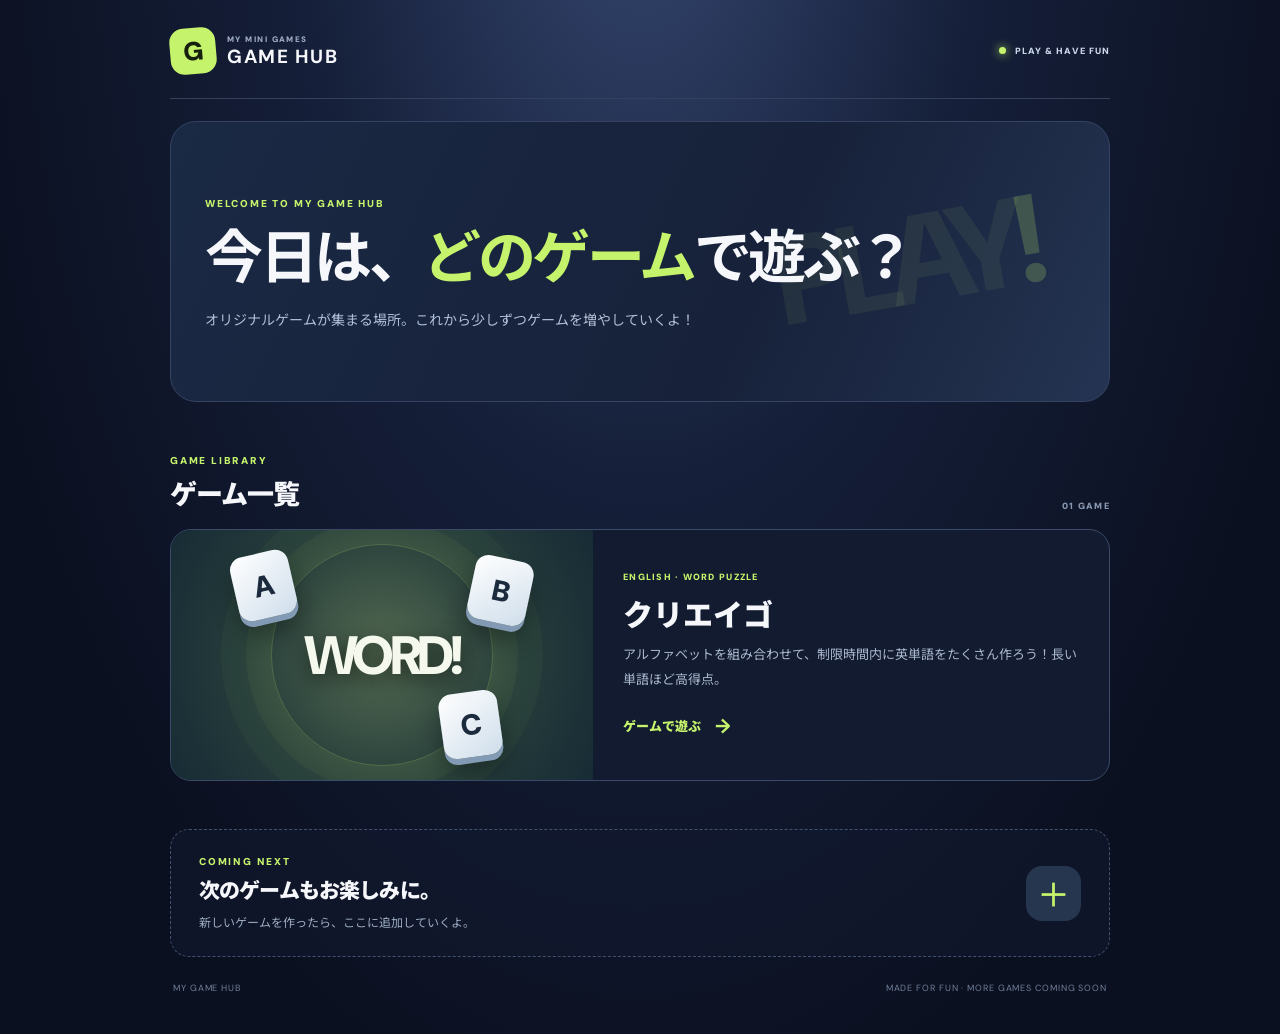
<file: index.html>
<!doctype html>
<html lang="ja">
<head>
  <meta charset="utf-8">
  <meta name="viewport" content="width=device-width, initial-scale=1, viewport-fit=cover">
  <meta name="theme-color" content="#101426">
  <meta name="description" content="いろいろなミニゲームで遊ぼう。ゲームを追加していくゲームポータル。">
  <title>GAME HUB | あそびば</title>
  <link rel="preconnect" href="https://fonts.googleapis.com">
  <link rel="preconnect" href="https://fonts.gstatic.com" crossorigin>
  <link href="https://fonts.googleapis.com/css2?family=DM+Sans:wght@400;500;600;700;800;900&family=Noto+Sans+JP:wght@400;500;700;900&display=swap" rel="stylesheet">
  <link rel="stylesheet" href="style.css?v=20261104-game-hub">
</head>
<body class="hub-page">
  <main class="hub-shell">
    <header class="hub-header">
      <a class="hub-logo" href="index.html"><span class="hub-logo-mark">G</span><span><small>MY MINI GAMES</small><strong>GAME HUB</strong></span></a>
      <span class="hub-header-tag"><span class="live-dot"></span> PLAY &amp; HAVE FUN</span>
    </header>

    <section class="hub-hero">
      <p class="eyebrow">WELCOME TO MY GAME HUB</p>
      <h1>今日は、<span>どのゲーム</span>で遊ぶ？</h1>
      <p>オリジナルゲームが集まる場所。これから少しずつゲームを増やしていくよ！</p>
      <div class="hub-hero-decoration" aria-hidden="true"><span>PLAY</span><b>!</b></div>
    </section>

    <section class="hub-library">
      <div class="hub-section-heading"><div><p class="eyebrow">GAME LIBRARY</p><h2>ゲーム一覧</h2></div><span>01 GAME</span></div>
      <a class="hub-game-card" href="creigeo.html">
        <div class="hub-game-art creigeo-art" aria-hidden="true">
          <span class="hub-letter l1">A</span><span class="hub-letter l2">B</span><span class="hub-letter l3">C</span>
          <strong>WORD!</strong>
        </div>
        <div class="hub-game-info">
          <span class="hub-game-category">ENGLISH · WORD PUZZLE</span>
          <h3>クリエイゴ</h3>
          <p>アルファベットを組み合わせて、制限時間内に英単語をたくさん作ろう！長い単語ほど高得点。</p>
          <span class="hub-play-link">ゲームで遊ぶ <b>→</b></span>
        </div>
      </a>
    </section>

    <section class="hub-coming">
      <div><p class="eyebrow">COMING NEXT</p><h2>次のゲームもお楽しみに。</h2><p>新しいゲームを作ったら、ここに追加していくよ。</p></div>
      <div class="hub-coming-mark" aria-hidden="true">＋</div>
    </section>

    <footer class="hub-footer"><span>MY GAME HUB</span><span>MADE FOR FUN · MORE GAMES COMING SOON</span></footer>
  </main>
</body>
</html>
</file>
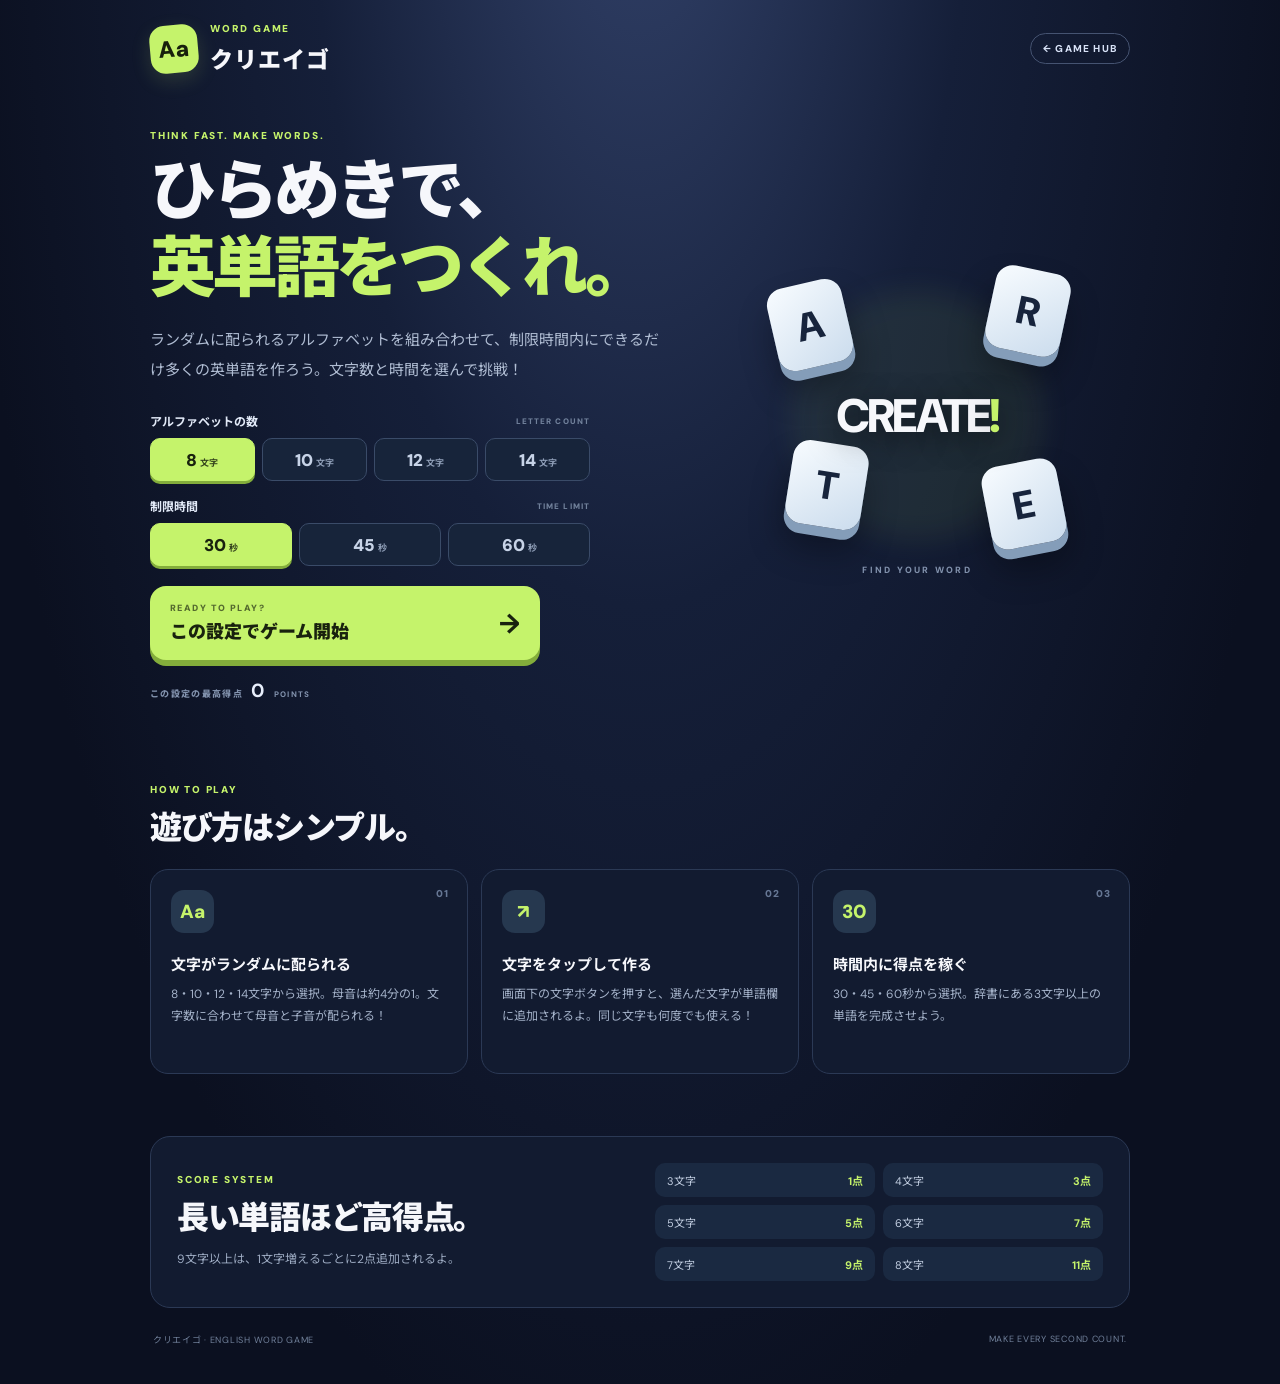
<file: creigeo.html>
<!doctype html>
<html lang="ja">
<head>
  <meta charset="utf-8">
  <meta name="viewport" content="width=device-width, initial-scale=1, viewport-fit=cover">
  <meta name="theme-color" content="#101426">
  <meta name="description" content="クリエイゴのゲーム紹介とプレイ設定。">
  <title>クリエイゴ | ゲーム</title>
  <link rel="preconnect" href="https://fonts.googleapis.com">
  <link rel="preconnect" href="https://fonts.gstatic.com" crossorigin>
  <link href="https://fonts.googleapis.com/css2?family=DM+Sans:wght@400;500;600;700;800;900&family=Noto+Sans+JP:wght@400;500;700;900&display=swap" rel="stylesheet">
  <link rel="stylesheet" href="style.css?v=20261104-game-hub">
  <script src="home.js?v=20261104-game-hub" defer></script>
</head>
<body class="home-page">
  <main class="home-shell">
    <header class="top home-top">
      <div class="brand-mark" aria-hidden="true">Aa</div>
      <div class="brand-copy">
        <p class="eyebrow">WORD GAME</p>
        <h1>クリエイゴ</h1>
      </div>
      <a class="top-badge" href="index.html">← GAME HUB</a>
    </header>

    <section class="home-hero">
      <div class="hero-copy">
        <p class="eyebrow">THINK FAST. MAKE WORDS.</p>
        <h2>ひらめきで、<br><span>英単語をつくれ。</span></h2>
        <p class="home-lead">ランダムに配られるアルファベットを組み合わせて、制限時間内にできるだけ多くの英単語を作ろう。文字数と時間を選んで挑戦！</p>
        <section class="mode-selectors" aria-label="ゲーム設定">
          <div class="mode-group">
            <div class="mode-heading"><strong>アルファベットの数</strong><span>LETTER COUNT</span></div>
            <div class="choice-row" id="letter-options">
              <button class="mode-option is-selected" type="button" data-letters="8" aria-pressed="true">8<span>文字</span></button>
              <button class="mode-option" type="button" data-letters="10" aria-pressed="false">10<span>文字</span></button>
              <button class="mode-option" type="button" data-letters="12" aria-pressed="false">12<span>文字</span></button>
              <button class="mode-option" type="button" data-letters="14" aria-pressed="false">14<span>文字</span></button>
            </div>
          </div>
          <div class="mode-group">
            <div class="mode-heading"><strong>制限時間</strong><span>TIME LIMIT</span></div>
            <div class="choice-row" id="time-options">
              <button class="mode-option is-selected" type="button" data-time="30" aria-pressed="true">30<span>秒</span></button>
              <button class="mode-option" type="button" data-time="45" aria-pressed="false">45<span>秒</span></button>
              <button class="mode-option" type="button" data-time="60" aria-pressed="false">60<span>秒</span></button>
            </div>
          </div>
        </section>
        <a id="home-start-link" class="home-start-btn" href="game.html?letters=8&amp;time=30">
          <span><small>READY TO PLAY?</small><strong>この設定でゲーム開始</strong></span>
          <span class="home-start-arrow" aria-hidden="true">→</span>
        </a>
        <div class="home-best">この設定の最高得点 <strong id="home-best-score">0</strong><span>POINTS</span></div>
      </div>
      <div class="hero-art" aria-hidden="true">
        <div class="art-glow"></div>
        <div class="art-tile tile-a">A</div>
        <div class="art-tile tile-r">R</div>
        <div class="art-tile tile-t">T</div>
        <div class="art-tile tile-e">E</div>
        <div class="art-word">CREATE<span>!</span></div>
        <div class="art-caption">FIND YOUR WORD</div>
      </div>
    </section>

    <section class="home-info">
      <div class="section-heading">
        <p class="eyebrow">HOW TO PLAY</p>
        <h2>遊び方はシンプル。</h2>
      </div>
      <div class="steps-grid">
        <article class="info-card">
          <span class="step-number">01</span>
          <div class="info-icon">Aa</div>
          <h3>文字がランダムに配られる</h3>
          <p>8・10・12・14文字から選択。母音は約4分の1。文字数に合わせて母音と子音が配られる！</p>
        </article>
        <article class="info-card">
          <span class="step-number">02</span>
          <div class="info-icon">↗</div>
          <h3>文字をタップして作る</h3>
          <p>画面下の文字ボタンを押すと、選んだ文字が単語欄に追加されるよ。同じ文字も何度でも使える！</p>
        </article>
        <article class="info-card">
          <span class="step-number">03</span>
          <div class="info-icon">30</div>
          <h3>時間内に得点を稼ぐ</h3>
          <p>30・45・60秒から選択。辞書にある3文字以上の単語を完成させよう。</p>
        </article>
      </div>
    </section>

    <section class="home-scoring">
      <div>
        <p class="eyebrow">SCORE SYSTEM</p>
        <h2>長い単語ほど高得点。</h2>
        <p>9文字以上は、1文字増えるごとに2点追加されるよ。</p>
      </div>
      <div class="home-score-grid">
        <span>3文字 <b>1点</b></span>
        <span>4文字 <b>3点</b></span>
        <span>5文字 <b>5点</b></span>
        <span>6文字 <b>7点</b></span>
        <span>7文字 <b>9点</b></span>
        <span>8文字 <b>11点</b></span>
      </div>
    </section>

    <footer class="home-footer">
      <span>クリエイゴ · ENGLISH WORD GAME</span>
      <span>MAKE EVERY SECOND COUNT.</span>
    </footer>
  </main>
</body>
</html>
</file>
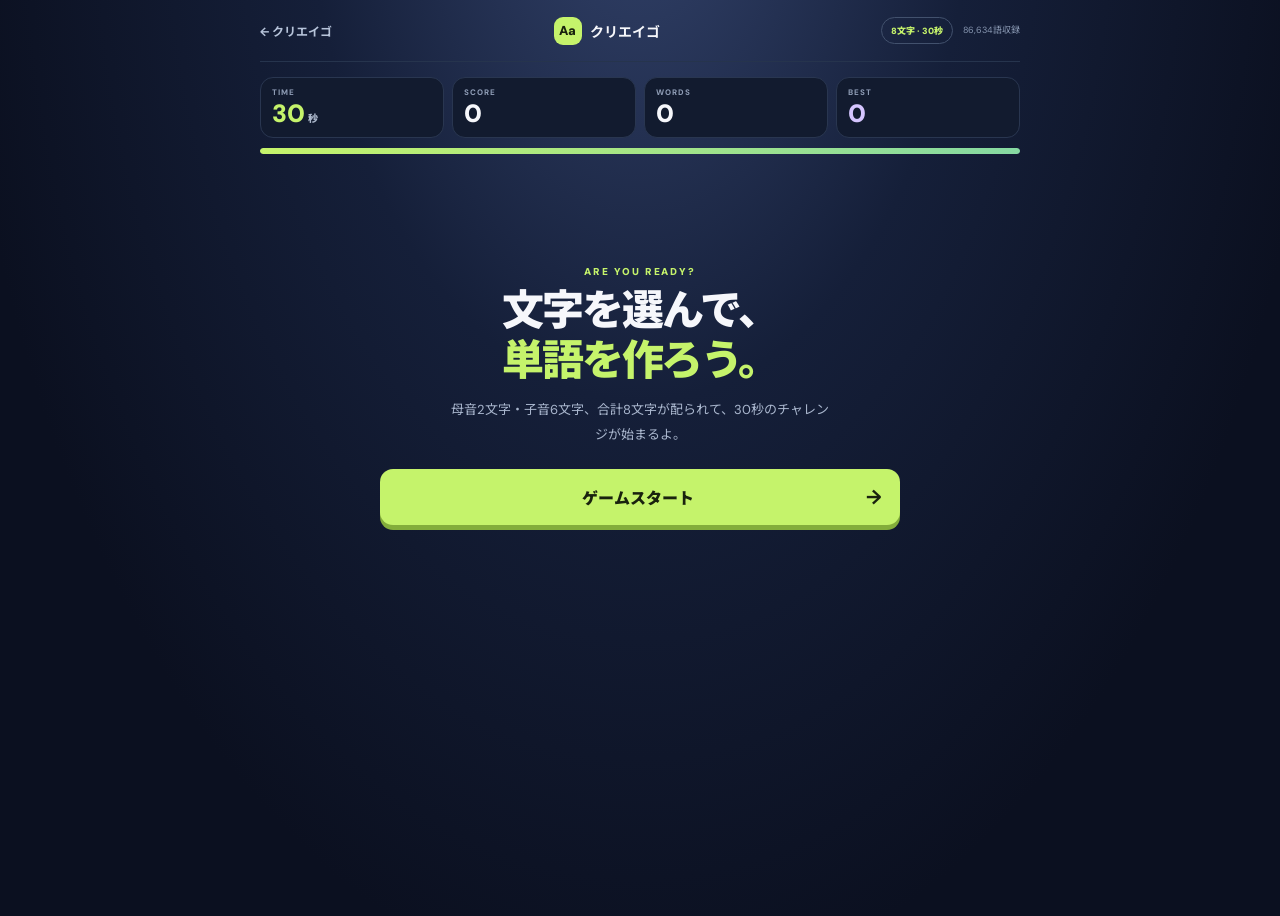
<file: game.html>
<!doctype html>
<html lang="ja">
<head>
  <meta charset="utf-8">
  <meta name="viewport" content="width=device-width, initial-scale=1, viewport-fit=cover">
  <meta name="theme-color" content="#101426">
  <title>プレイ | クリエイゴ</title>
  <link rel="preconnect" href="https://fonts.googleapis.com">
  <link rel="preconnect" href="https://fonts.gstatic.com" crossorigin>
  <link href="https://fonts.googleapis.com/css2?family=DM+Sans:wght@400;500;600;700;800;900&family=Noto+Sans+JP:wght@400;500;700;900&display=swap" rel="stylesheet">
  <link rel="stylesheet" href="style.css?v=20261104-game-hub">
  <script src="game.js?v=20261104-game-hub" defer></script>
</head>
<body class="game-page">
  <main class="game-shell">
    <header class="game-top">
      <a class="back-home" href="creigeo.html" aria-label="クリエイゴに戻る">← <span>クリエイゴ</span></a>
      <div class="game-brand"><span class="mini-mark">Aa</span><strong>クリエイゴ</strong></div>
      <div class="game-top-right"><div id="mode-label" class="mode-label">8文字 · 30秒</div><div id="dictionary-status" class="dictionary-status">辞書を読み込み中…</div></div>
    </header>

    <section class="game-stats" aria-label="ゲーム状況">
      <div class="game-stat time-stat">
        <span>TIME</span>
        <strong><b id="time-value">30</b><small>秒</small></strong>
      </div>
      <div class="game-stat">
        <span>SCORE</span>
        <strong id="score">0</strong>
      </div>
      <div class="game-stat">
        <span>WORDS</span>
        <strong id="word-count">0</strong>
      </div>
      <div class="game-stat best-stat">
        <span>BEST</span>
        <strong id="best-score">0</strong>
      </div>
    </section>
    <div class="timer-track" role="progressbar" aria-label="残り時間" aria-valuemin="0" aria-valuemax="30" aria-valuenow="30">
      <div id="timer-bar" class="timer-fill"></div>
    </div>

    <section class="game-center">
      <div id="ready-panel" class="ready-panel">
        <p class="eyebrow">ARE YOU READY?</p>
        <h1>文字を選んで、<br><span>単語を作ろう。</span></h1>
        <p id="mode-description">8文字が配られて、30秒のチャレンジが始まるよ。</p>
        <button id="start-btn" class="main-action" type="button" disabled>
          <span id="start-label">辞書を読み込み中…</span><b aria-hidden="true">→</b>
        </button>
      </div>

      <div id="play-area" class="play-area" hidden>
        <p class="eyebrow">YOUR WORD</p>
        <div id="word-display" class="word-display" aria-label="作成中の単語">
          <span class="word-placeholder">下の文字をタップ！</span>
        </div>
        <div class="word-tools">
          <button id="backspace-btn" class="tool-btn" type="button" disabled>⌫ 1文字戻す</button>
          <button id="clear-btn" class="tool-btn" type="button" disabled>全部消す</button>
        </div>
        <p id="feedback" class="game-feedback" aria-live="polite">下の文字をタップして単語を作ろう。</p>
        <div class="accepted-area">
          <div class="accepted-heading"><strong>今回の単語</strong><span id="accepted-total">0 WORDS</span></div>
          <div id="accepted-words" class="accepted-words">
            <span class="empty-words">正解した単語がここに並ぶよ。</span>
          </div>
        </div>
      </div>

      <section id="result-panel" class="result-panel" hidden>
        <p class="eyebrow">TIME'S UP</p>
        <h1>ゲーム終了！</h1>
        <p class="result-score"><span id="final-score">0</span><small>点</small></p>
        <p id="final-summary" class="final-summary"></p>
        <div id="new-record" class="new-record" hidden>NEW BEST SCORE!</div>
        <section class="possible-words-section">
          <h2>今回の文字</h2>
          <p id="final-letters" class="final-letters"></p>
          <h2>この文字で作れる単語の例</h2>
          <p class="possible-words-note">長い単語から最大15個表示。作成済みの単語には印がつくよ。</p>
          <div id="possible-words" class="possible-words"></div>
        </section>
        <h2>今回の単語</h2>
        <div id="final-words" class="final-words"></div>
        <button id="again-btn" class="main-action" type="button">
          <span>もう一度プレイ</span><b aria-hidden="true">↻</b>
        </button>
        <a class="result-home-link" href="creigeo.html">クリエイゴに戻る</a>
      </section>
    </section>

    <section id="keyboard-dock" class="keyboard-dock" aria-label="アルファベット入力パネル" hidden>
      <div class="keyboard-caption">
        <span id="keyboard-count-label">8 LETTERS</span>
        <span>タップして文字を追加 <b>· 何度でもOK</b></span>
      </div>
      <div id="letter-keyboard" class="letter-keyboard">
        <button class="letter-key" type="button" disabled aria-label="文字 1">?</button>
        <button class="letter-key" type="button" disabled aria-label="文字 2">?</button>
        <button class="letter-key" type="button" disabled aria-label="文字 3">?</button>
        <button class="letter-key" type="button" disabled aria-label="文字 4">?</button>
        <button class="letter-key" type="button" disabled aria-label="文字 5">?</button>
        <button class="letter-key" type="button" disabled aria-label="文字 6">?</button>
        <button class="letter-key" type="button" disabled aria-label="文字 7">?</button>
        <button class="letter-key" type="button" disabled aria-label="文字 8">?</button>
      </div>
      <button id="submit-btn" class="submit-word-btn" type="button" disabled>この単語で決定 <span>✓</span></button>
    </section>

    <footer class="game-footer"><span>クリエイゴ</span><span>30 SECOND WORD CHALLENGE</span></footer>
  </main>
</body>
</html>
</file>
<file: style.css>
:root{
  color-scheme:dark;
  font-family:"DM Sans","Noto Sans JP",sans-serif;
  color:#f6f7fb;
  background:#0b1020;
  font-synthesis:none;
  --lime:#c5f36b;
  --muted:#a3aec4;
  --line:#293650;
  --panel:#121b30;
}
*{box-sizing:border-box}
html{min-height:100%;background:#0b1020}
body{margin:0;min-height:100vh;background:radial-gradient(ellipse at 50% -18%,#34446d 0%,#151f39 37%,#0b1020 76%);padding:22px 14px 38px}
button,input{font:inherit}
button{cursor:pointer}
a{color:inherit;text-decoration:none}
[hidden]{display:none!important}
.eyebrow{font-size:10px;letter-spacing:.18em;font-weight:900;color:var(--lime);margin:0 0 6px}
.top{display:flex;align-items:center;gap:12px}
.brand-mark{width:48px;height:48px;flex:0 0 48px;border-radius:15px;display:grid;place-items:center;background:var(--lime);color:#17200c;font-weight:900;font-size:23px;transform:rotate(-5deg);box-shadow:0 7px 20px #c5f36b25}
.brand-copy h1{margin:0;font-size:23px;font-weight:900;letter-spacing:.04em}
.top-badge{margin-left:auto;padding:8px 12px;border:1px solid #455371;border-radius:99px;color:#d8e2f7;font-size:10px;font-weight:800;letter-spacing:.12em;white-space:nowrap}
.live-dot{display:inline-block;width:7px;height:7px;border-radius:50%;background:var(--lime);margin-right:6px;box-shadow:0 0 10px #c5f36b}
.home-shell{width:min(980px,100%);margin:0 auto}
.home-top{margin:0 0 54px}
.home-hero{display:grid;grid-template-columns:1.1fr .9fr;align-items:center;gap:34px;min-height:370px;margin-bottom:80px}
.hero-copy h2{font-size:clamp(40px,6vw,66px);line-height:1.16;letter-spacing:-.06em;margin:12px 0 18px;font-weight:900}
.hero-copy h2 span{color:var(--lime)}
.home-lead{max-width:510px;color:#b0bdd3;font-size:15px;line-height:2;margin:0 0 27px}
.home-start-btn{display:flex;align-items:center;justify-content:space-between;gap:18px;max-width:390px;padding:16px 20px;border-radius:16px;background:var(--lime);color:#19220e;box-shadow:0 6px 0 #83ad3b;transition:transform .15s,filter .15s}
.home-start-btn:hover{transform:translateY(-2px);filter:brightness(1.05)}
.home-start-btn small{display:block;font-size:9px;letter-spacing:.16em;font-weight:900;opacity:.65;margin-bottom:3px}
.home-start-btn strong{font-size:18px;font-weight:900}
.home-start-arrow{font-size:27px;font-weight:800}
.home-best{display:flex;align-items:baseline;gap:8px;margin-top:18px;color:#8292ad;font-size:9px;font-weight:800;letter-spacing:.15em}
.home-best strong{font-size:19px;color:#e8effc;font-variant-numeric:tabular-nums}
.home-best span{font-size:8px}
.hero-art{height:320px;position:relative;display:flex;align-items:center;justify-content:center}
.art-glow{position:absolute;width:250px;height:250px;border-radius:50%;background:#c5f36b12;filter:blur(14px)}
.art-tile{position:absolute;width:76px;height:84px;display:grid;place-items:center;border-radius:17px;background:linear-gradient(145deg,#f8fcff,#cbdced);color:#17243c;font-size:39px;font-weight:900;box-shadow:0 10px 0 #849db9,0 22px 35px #0005}
.tile-a{top:27px;left:16%;transform:rotate(-13deg)}
.tile-r{top:13px;right:15%;transform:rotate(12deg)}
.tile-t{bottom:49px;left:20%;transform:rotate(9deg)}
.tile-e{bottom:30px;right:16%;transform:rotate(-11deg)}
.art-word{z-index:1;font-size:clamp(30px,4.5vw,47px);font-weight:900;letter-spacing:-.06em;text-shadow:0 7px 30px #0008}
.art-word span{color:var(--lime)}
.art-caption{position:absolute;bottom:0;font-size:9px;letter-spacing:.25em;color:#8292ad;font-weight:800}
.home-info{margin-bottom:62px}
.section-heading{margin-bottom:20px}
.section-heading h2,.home-scoring h2{font-size:clamp(24px,4vw,32px);margin:0;font-weight:900;letter-spacing:-.04em}
.steps-grid{display:grid;grid-template-columns:repeat(3,1fr);gap:13px}
.info-card{position:relative;min-height:205px;padding:20px;border:1px solid #2b3955;border-radius:18px;background:#121b30}
.step-number{position:absolute;top:17px;right:18px;color:#667794;font-size:10px;font-weight:900;letter-spacing:.1em}
.info-icon{width:43px;height:43px;border-radius:13px;display:grid;place-items:center;background:#26384f;color:var(--lime);font-size:19px;font-weight:900;margin-bottom:20px}
.info-card h3{font-size:15px;margin:0 0 8px}
.info-card p{font-size:12px;line-height:1.85;color:#a4b2c9;margin:0}
.home-scoring{display:grid;grid-template-columns:1fr 1fr;gap:30px;align-items:center;padding:26px;border:1px solid #2b3955;border-radius:20px;background:#121b30}
.home-scoring p:not(.eyebrow){font-size:12px;color:#9dabc2;line-height:1.8;margin:10px 0 0}
.home-score-grid{display:grid;grid-template-columns:repeat(2,1fr);gap:8px}
.home-score-grid span{display:flex;justify-content:space-between;gap:8px;padding:9px 12px;background:#1a2941;border-radius:10px;color:#c2cee1;font-size:11px}
.home-score-grid b{color:var(--lime);white-space:nowrap}
.home-footer{display:flex;justify-content:space-between;gap:12px;color:#71809a;font-size:9px;letter-spacing:.08em;padding:25px 3px 0}

/* Dedicated play screen */
.game-page{min-height:100svh;padding:0 14px 16px;overflow-x:hidden}
.game-shell{width:min(760px,100%);min-height:100svh;margin:0 auto;display:flex;flex-direction:column;padding-bottom:270px}
.game-top{height:62px;display:flex;align-items:center;justify-content:space-between;gap:12px;border-bottom:1px solid #26344d}
.game-top-right{display:flex;align-items:center;gap:10px;min-width:0}.mode-label{padding:6px 9px;border:1px solid #42516d;border-radius:99px;color:var(--lime);font-size:9px;font-weight:900;white-space:nowrap}
.back-home{font-size:12px;color:#b6c3d9;font-weight:700;white-space:nowrap}
.back-home:hover,.result-home-link:hover{color:var(--lime)}
.game-brand{display:flex;align-items:center;gap:8px;font-size:14px;white-space:nowrap}
.mini-mark{width:28px;height:28px;border-radius:9px;display:grid;place-items:center;background:var(--lime);color:#19220e;font-size:13px;font-weight:900}
.dictionary-status{max-width:125px;text-align:right;color:#8796b0;font-size:9px;line-height:1.4}
.game-stats{display:grid;grid-template-columns:repeat(4,minmax(0,1fr));gap:8px;margin:15px 0 10px}
.game-stat{min-width:0;border:1px solid #293650;background:#121b2f;border-radius:13px;padding:9px 11px}
.game-stat>span{display:block;color:#8f9db6;font-size:8px;font-weight:800;letter-spacing:.13em;margin-bottom:3px}
.game-stat strong{display:block;font-size:clamp(20px,4vw,25px);line-height:1.1;font-weight:900;font-variant-numeric:tabular-nums}
.game-stat strong b{font:inherit}
.game-stat strong small{font-size:10px;color:#aab6ca;margin-left:3px}
.time-stat strong{color:var(--lime)}
.best-stat strong{color:#d5c5ff}
.timer-track{height:6px;border-radius:99px;background:#27344d;overflow:hidden}
.timer-fill{height:100%;width:100%;border-radius:inherit;background:linear-gradient(90deg,#c5f36b,#86d9a2);transition:width .1s linear}
.game-center{width:100%;flex:1;display:flex;flex-direction:column;justify-content:center;min-height:390px;padding:24px 0 18px}
.ready-panel,.result-panel{text-align:center;width:min(520px,100%);margin:0 auto}
.ready-panel h1,.result-panel h1{font-size:clamp(29px,6vw,42px);line-height:1.2;letter-spacing:-.05em;margin:8px 0 12px;font-weight:900}
.ready-panel h1 span{color:var(--lime)}
.ready-panel>p:not(.eyebrow){max-width:390px;color:#aab7ce;font-size:13px;line-height:1.9;margin:0 auto 21px}
.main-action{width:100%;display:flex;align-items:center;justify-content:space-between;gap:14px;border:0;border-radius:13px;background:var(--lime);color:#19220e;font-weight:900;padding:15px 18px;box-shadow:0 5px 0 #83ad3b;transition:transform .14s,filter .14s}
.main-action:hover:not(:disabled){filter:brightness(1.05);transform:translateY(-1px)}
.main-action:disabled{opacity:.5;cursor:not-allowed;box-shadow:none}
.main-action span{flex:1;text-align:center;padding-left:25px}
.main-action b{font-size:20px}
.play-area{width:100%;text-align:center}
.play-area>.eyebrow{margin-bottom:13px}
.word-display{
  min-height:86px;display:flex;align-items:center;justify-content:center;flex-wrap:wrap;gap:5px;
  width:100%;padding:14px 10px;border:1px solid #405170;border-radius:17px;
  background:linear-gradient(180deg,#17243b,#101a2e);box-shadow:inset 0 1px 0 #ffffff08;
  font-size:clamp(28px,7vw,44px);font-weight:900;letter-spacing:.035em;color:#f6f9ff;
  overflow-wrap:anywhere;
}
.word-placeholder{font-size:13px;color:#71819e;font-weight:600;letter-spacing:0}
.word-letter{display:inline-block;min-width:.55em;animation:letter-in .12s ease-out}
@keyframes letter-in{from{opacity:0;transform:translateY(5px) scale(.9)}to{opacity:1;transform:translateY(0) scale(1)}}
.word-tools{display:flex;justify-content:flex-end;gap:8px;margin-top:9px}
.tool-btn{border:1px solid #3a4a67;border-radius:9px;background:#1a2941;color:#c5d1e4;padding:8px 11px;font-size:10px;font-weight:700}
.tool-btn:disabled{opacity:.35;cursor:not-allowed}
.game-feedback{min-height:20px;margin:10px 0 0;color:#aab7ce;font-size:12px}
.game-feedback.good{color:var(--lime)}.game-feedback.bad{color:#ffabb7}
.accepted-area{margin-top:20px;padding-top:14px;border-top:1px solid #293650}
.accepted-heading{display:flex;justify-content:space-between;align-items:center;gap:10px;text-align:left}
.accepted-heading strong{font-size:12px}
.accepted-heading span{font-size:9px;color:#8292ad;letter-spacing:.08em}
.accepted-words{display:flex;flex-wrap:wrap;gap:6px;margin-top:10px;max-height:90px;overflow:auto}
.empty-words{font-size:10px;color:#72819b}
.word-chip{border:1px solid #3b4c69;background:#1a2941;border-radius:99px;padding:5px 9px;font-size:10px;color:#e5edf9}
.word-chip b{color:var(--lime);font-weight:700;margin-left:4px}
.keyboard-dock{
  position:fixed;z-index:10;left:50%;bottom:0;transform:translateX(-50%);
  width:min(760px,100%);padding:12px 14px calc(12px + env(safe-area-inset-bottom));
  border:1px solid #33425e;border-bottom:0;border-radius:20px 20px 0 0;
  background:rgba(14,22,39,.97);box-shadow:0 -12px 40px #0005;backdrop-filter:blur(16px);
}
.keyboard-caption{display:flex;align-items:center;justify-content:space-between;gap:10px;margin:0 2px 10px}
.keyboard-caption span:first-child{font-size:9px;font-weight:900;letter-spacing:.16em;color:var(--lime)}
.keyboard-caption span:last-child{font-size:9px;color:#a1aec4;text-align:right}
.keyboard-caption b{font-weight:700;color:#d6e1f3}
.letter-keyboard{width:min(100%,560px);margin:0 auto;display:grid;grid-template-columns:repeat(var(--keyboard-columns,8),minmax(0,1fr));gap:7px}
.letter-key{
  min-width:0;height:54px;border:1px solid #bdcde0;border-radius:11px;
  background:linear-gradient(155deg,#f5fbff,#d7e8f5);color:#17243a;
  font-size:clamp(19px,5vw,26px);font-weight:900;
  box-shadow:0 4px 0 #8ea7c2;transition:transform .1s,filter .1s,opacity .1s;
  touch-action:manipulation;-webkit-tap-highlight-color:transparent;
}
.letter-key:active:not(:disabled){transform:translateY(3px);box-shadow:0 1px 0 #8ea7c2;filter:brightness(.95)}
.letter-key:disabled{opacity:.35;cursor:not-allowed;box-shadow:none}
.submit-word-btn{
  width:100%;margin-top:10px;display:flex;align-items:center;justify-content:center;gap:12px;
  border:0;border-radius:11px;padding:12px;background:#a3e635;color:#18220c;font-weight:900;
  box-shadow:0 4px 0 #83ad3b;touch-action:manipulation;
}
.submit-word-btn span{font-size:17px}
.submit-word-btn:disabled{opacity:.4;cursor:not-allowed;box-shadow:none}
.result-panel{padding:10px 0}
.result-panel h1{margin-top:5px}
.result-score{font-size:clamp(54px,12vw,72px);font-weight:900;color:var(--lime);margin:7px 0 0;font-variant-numeric:tabular-nums}
.result-score small{font-size:15px;color:#c5d1e5;margin-left:5px}
.final-summary{font-size:12px;color:#aab7ce;margin:0 0 8px}
.new-record{display:inline-block;margin:8px 0;padding:7px 12px;border-radius:99px;background:#39305b;color:#e4d9ff;font-size:10px;font-weight:900;letter-spacing:.12em}
.result-panel h2{text-align:left;font-size:13px;margin:20px 0 0}
.final-words{display:flex;flex-wrap:wrap;gap:6px;margin:10px 0 20px}
.final-word{border:1px solid #3b4c69;background:#1a2941;border-radius:99px;padding:5px 9px;font-size:10px;color:#e5edf9}
.result-home-link{display:inline-block;margin-top:15px;color:#9eadc4;font-size:11px;font-weight:700}
.game-footer{position:absolute;left:-9999px}
@media(max-width:540px){
  .home-top{margin-bottom:34px}
  .home-hero{grid-template-columns:1fr;gap:2px;margin-bottom:54px}
  .hero-copy h2{font-size:clamp(39px,10vw,58px)}
  .home-lead{font-size:13px}
  .hero-art{height:210px;max-width:380px;width:100%;margin:0 auto}
  .art-tile{width:58px;height:64px;font-size:30px;border-radius:13px;box-shadow:0 7px 0 #849db9,0 15px 25px #0005}
  .art-glow{width:180px;height:180px}
  .art-word{font-size:36px}
  .tile-a{top:5px}.tile-r{top:2px}.tile-t{bottom:34px}.tile-e{bottom:20px}
  .steps-grid{grid-template-columns:1fr;gap:9px}
  .info-card{min-height:0;padding:15px 17px 16px}
  .info-icon{margin-bottom:11px}
  .home-scoring{grid-template-columns:1fr;gap:17px;padding:19px}
  .home-footer{font-size:8px}
}
@media(max-width:480px){
  .game-page{padding:0 10px 10px}
  .game-top{height:56px;gap:6px}.game-top-right{gap:5px}.mode-label{font-size:8px;padding:5px 6px}
  .back-home{font-size:11px}
  .game-brand{font-size:12px;gap:6px}
  .mini-mark{width:25px;height:25px}
  .dictionary-status{font-size:8px;max-width:100px}
  .game-stats{gap:6px;margin-top:12px}
  .game-stat{padding:8px 9px;border-radius:11px}
  .game-center{min-height:340px;padding:18px 0 15px}
  .word-display{min-height:78px;border-radius:14px}
  .keyboard-dock{padding:10px 10px calc(10px + env(safe-area-inset-bottom));border-radius:16px 16px 0 0}
  .keyboard-caption{margin-bottom:8px}
  .keyboard-caption span:last-child{font-size:8px}
  .letter-keyboard{gap:5px}
  .letter-key{height:48px;border-radius:9px;font-size:clamp(17px,5.5vw,23px);box-shadow:0 3px 0 #8ea7c2}
  .submit-word-btn{margin-top:8px;padding:11px}
  .game-shell{padding-bottom:260px}
}
@media(max-height:700px) and (max-width:600px){
  .game-center{min-height:300px;padding:12px 0}.game-shell{padding-bottom:235px}
  .accepted-area{margin-top:12px;padding-top:10px}
  .accepted-words{max-height:54px}
  .keyboard-dock{padding-top:8px}
  .letter-key{height:43px}
  .submit-word-btn{padding:9px}
}
@media(prefers-reduced-motion:reduce){
  *,*::before,*::after{animation-duration:.01ms!important;transition-duration:.01ms!important;scroll-behavior:auto!important}
}

/* Home screen game mode selector */
.mode-selectors{display:grid;gap:16px;margin:0 0 20px;max-width:440px}
.mode-group{min-width:0}
.mode-heading{display:flex;align-items:center;justify-content:space-between;gap:12px;margin-bottom:8px}
.mode-heading strong{font-size:12px;color:#e2eaf8}
.mode-heading span{font-size:8px;letter-spacing:.14em;font-weight:900;color:#71819b}
.choice-row{display:grid;gap:7px}
#letter-options{grid-template-columns:repeat(4,minmax(0,1fr))}
#time-options{grid-template-columns:repeat(3,minmax(0,1fr))}
.mode-option{
  min-height:43px;border:1px solid #3a4b68;border-radius:10px;background:#17243a;color:#c7d3e7;
  font-size:17px;font-weight:900;transition:background .13s,border-color .13s,transform .13s;
  touch-action:manipulation;
}
.mode-option span{font-size:9px;font-weight:700;margin-left:3px;color:#8e9db6}
.mode-option.is-selected{background:#c5f36b;border-color:#c5f36b;color:#19220e;box-shadow:0 3px 0 #83ad3b}
.mode-option.is-selected span{color:#35451d}
.mode-option:active{transform:translateY(1px)}
@media(max-width:540px){
  .mode-selectors{max-width:none;gap:13px}
  .mode-option{min-height:46px}
}

/* End-of-round word examples */
.possible-words-section{margin:18px 0 22px;padding:16px;border:1px solid #2e3c56;border-radius:16px;background:#121a2c}
.possible-words-section h2{margin:14px 0 8px;font-size:15px;color:#e8effb}
.possible-words-section h2:first-child{margin-top:0}
.final-letters{margin:0;padding:11px 12px;border-radius:10px;background:#202e45;color:var(--lime);font-size:15px;font-weight:900;letter-spacing:.12em;overflow-wrap:anywhere}
.possible-words-note{margin:0 0 10px;color:#91a0b9;font-size:11px;line-height:1.6}
.possible-words{display:flex;flex-wrap:wrap;gap:7px}
.possible-word{display:inline-flex;align-items:center;gap:8px;padding:8px 10px;border:1px solid #34435f;border-radius:9px;background:#1b2940;color:#edf3ff;font-weight:800;font-size:13px}
.possible-word b{color:var(--lime);font-size:10px;white-space:nowrap}
.possible-word.already-found{border-color:#a8d45c;background:#26371f}
.possible-word.already-found::after{content:"作成済み";font-size:9px;color:#c5f36b;white-space:nowrap}
@media(max-width:480px){.possible-words-section{padding:12px}.possible-word{padding:7px 8px;font-size:12px}}


/* Game hub homepage */
.hub-page{padding:24px 18px 40px;background:radial-gradient(ellipse at 50% -15%,#35466f 0%,#151f39 38%,#0b1020 78%)}
.hub-shell{width:min(940px,100%);margin:0 auto}
.hub-header{display:flex;align-items:center;justify-content:space-between;gap:15px;padding:4px 0 24px;border-bottom:1px solid #34415c}
.hub-logo{display:flex;align-items:center;gap:11px}
.hub-logo-mark{width:46px;height:46px;display:grid;place-items:center;border-radius:14px;background:var(--lime);color:#17200c;font-size:26px;font-weight:900;transform:rotate(-5deg)}
.hub-logo small,.hub-logo strong{display:block}
.hub-logo small{font-size:8px;letter-spacing:.18em;color:#9eacc4;font-weight:900}
.hub-logo strong{font-size:19px;letter-spacing:.08em}
.hub-header-tag{font-size:9px;letter-spacing:.12em;font-weight:900;color:#cbd6e9}
.hub-hero{position:relative;overflow:hidden;padding:75px 34px 68px;margin:22px 0 52px;border:1px solid #354360;border-radius:26px;background:linear-gradient(115deg,#1a2944,#17213a 62%,#243452)}
.hub-hero h1{position:relative;z-index:1;font-size:clamp(34px,6vw,58px);line-height:1.25;letter-spacing:-.06em;margin:12px 0}
.hub-hero h1 span{color:var(--lime)}
.hub-hero>p:not(.eyebrow){position:relative;z-index:1;color:#b1bfd5;font-size:14px;line-height:1.9;margin:0;max-width:510px}
.hub-hero-decoration{position:absolute;right:8%;top:50%;transform:translateY(-50%) rotate(-10deg);font-size:clamp(65px,12vw,125px);font-weight:900;letter-spacing:-.1em;color:#c5f36b12}
.hub-hero-decoration b{color:#c5f36b35}
.hub-library{margin-bottom:48px}
.hub-section-heading{display:flex;justify-content:space-between;align-items:end;margin-bottom:17px}
.hub-section-heading h2,.hub-coming h2{font-size:27px;font-weight:900;letter-spacing:-.04em;margin:0}
.hub-section-heading>span{font-size:9px;color:#8999b3;letter-spacing:.14em;font-weight:900}
.hub-game-card{display:grid;grid-template-columns:.9fr 1.1fr;overflow:hidden;border:1px solid #3a4a67;border-radius:21px;background:#121b30;transition:transform .16s,border-color .16s}
.hub-game-card:hover{transform:translateY(-3px);border-color:#8fae5b}
.hub-game-art{min-height:250px;position:relative;display:flex;align-items:center;justify-content:center;overflow:hidden;background:radial-gradient(circle at 50% 50%,#536a51,#263d3b 55%,#172b35)}
.creigeo-art:before{content:"";position:absolute;width:220px;height:220px;border:1px solid #c5f36b38;border-radius:50%;box-shadow:0 0 0 25px #c5f36b0b,0 0 0 50px #c5f36b08}
.creigeo-art>strong{position:relative;z-index:2;font-size:clamp(32px,5vw,54px);font-weight:900;letter-spacing:-.08em;color:#f5f9ed;text-shadow:0 6px 20px #0008}
.hub-letter{position:absolute;display:grid;place-items:center;width:59px;height:65px;border-radius:13px;background:linear-gradient(145deg,#fff,#cfdeeb);color:#1b2a3d;font-size:29px;font-weight:900;box-shadow:0 6px 0 #829ab3,0 15px 24px #0005}
.hub-letter.l1{top:23px;left:15%;transform:rotate(-13deg)}
.hub-letter.l2{right:15%;top:28px;transform:rotate(12deg)}
.hub-letter.l3{bottom:23px;right:22%;transform:rotate(-8deg)}
.hub-game-info{padding:30px;display:flex;flex-direction:column;align-items:flex-start;justify-content:center}
.hub-game-category{font-size:9px;color:var(--lime);font-weight:900;letter-spacing:.14em}
.hub-game-info h3{font-size:30px;margin:8px 0;font-weight:900}
.hub-game-info p{font-size:13px;line-height:1.9;color:#aab8ce;margin:0 0 20px}
.hub-play-link{display:flex;align-items:center;gap:14px;color:var(--lime);font-size:13px;font-weight:900}
.hub-play-link b{font-size:20px}
.hub-coming{display:flex;align-items:center;justify-content:space-between;gap:20px;padding:25px 28px;border:1px dashed #42516d;border-radius:19px;background:#121b3080}
.hub-coming h2{font-size:21px}
.hub-coming p:not(.eyebrow){font-size:12px;color:#9eacc3;margin:8px 0 0}
.hub-coming-mark{width:55px;height:55px;flex:0 0 55px;display:grid;place-items:center;border-radius:16px;background:#26364e;color:var(--lime);font-size:33px;font-weight:500}
.hub-footer{display:flex;justify-content:space-between;gap:12px;padding:25px 3px 0;color:#71809a;font-size:9px;letter-spacing:.1em}
@media(max-width:600px){
 .hub-page{padding:16px 12px 30px}.hub-header{padding-bottom:17px}.hub-logo-mark{width:40px;height:40px}
 .hub-logo strong{font-size:16px}.hub-header-tag{font-size:8px}
 .hub-hero{padding:53px 21px 48px;margin:17px 0 39px;border-radius:20px}.hub-hero>p:not(.eyebrow){font-size:12px;max-width:280px}
 .hub-hero-decoration{right:3%;top:20%;font-size:70px}
 .hub-section-heading h2{font-size:23px}
 .hub-game-card{grid-template-columns:1fr}
 .hub-game-art{min-height:190px}
 .hub-game-info{padding:22px}
 .hub-game-info h3{font-size:26px}
 .hub-coming{padding:20px;gap:12px}.hub-coming h2{font-size:17px}
 .hub-footer{font-size:7px}
}
</file>
